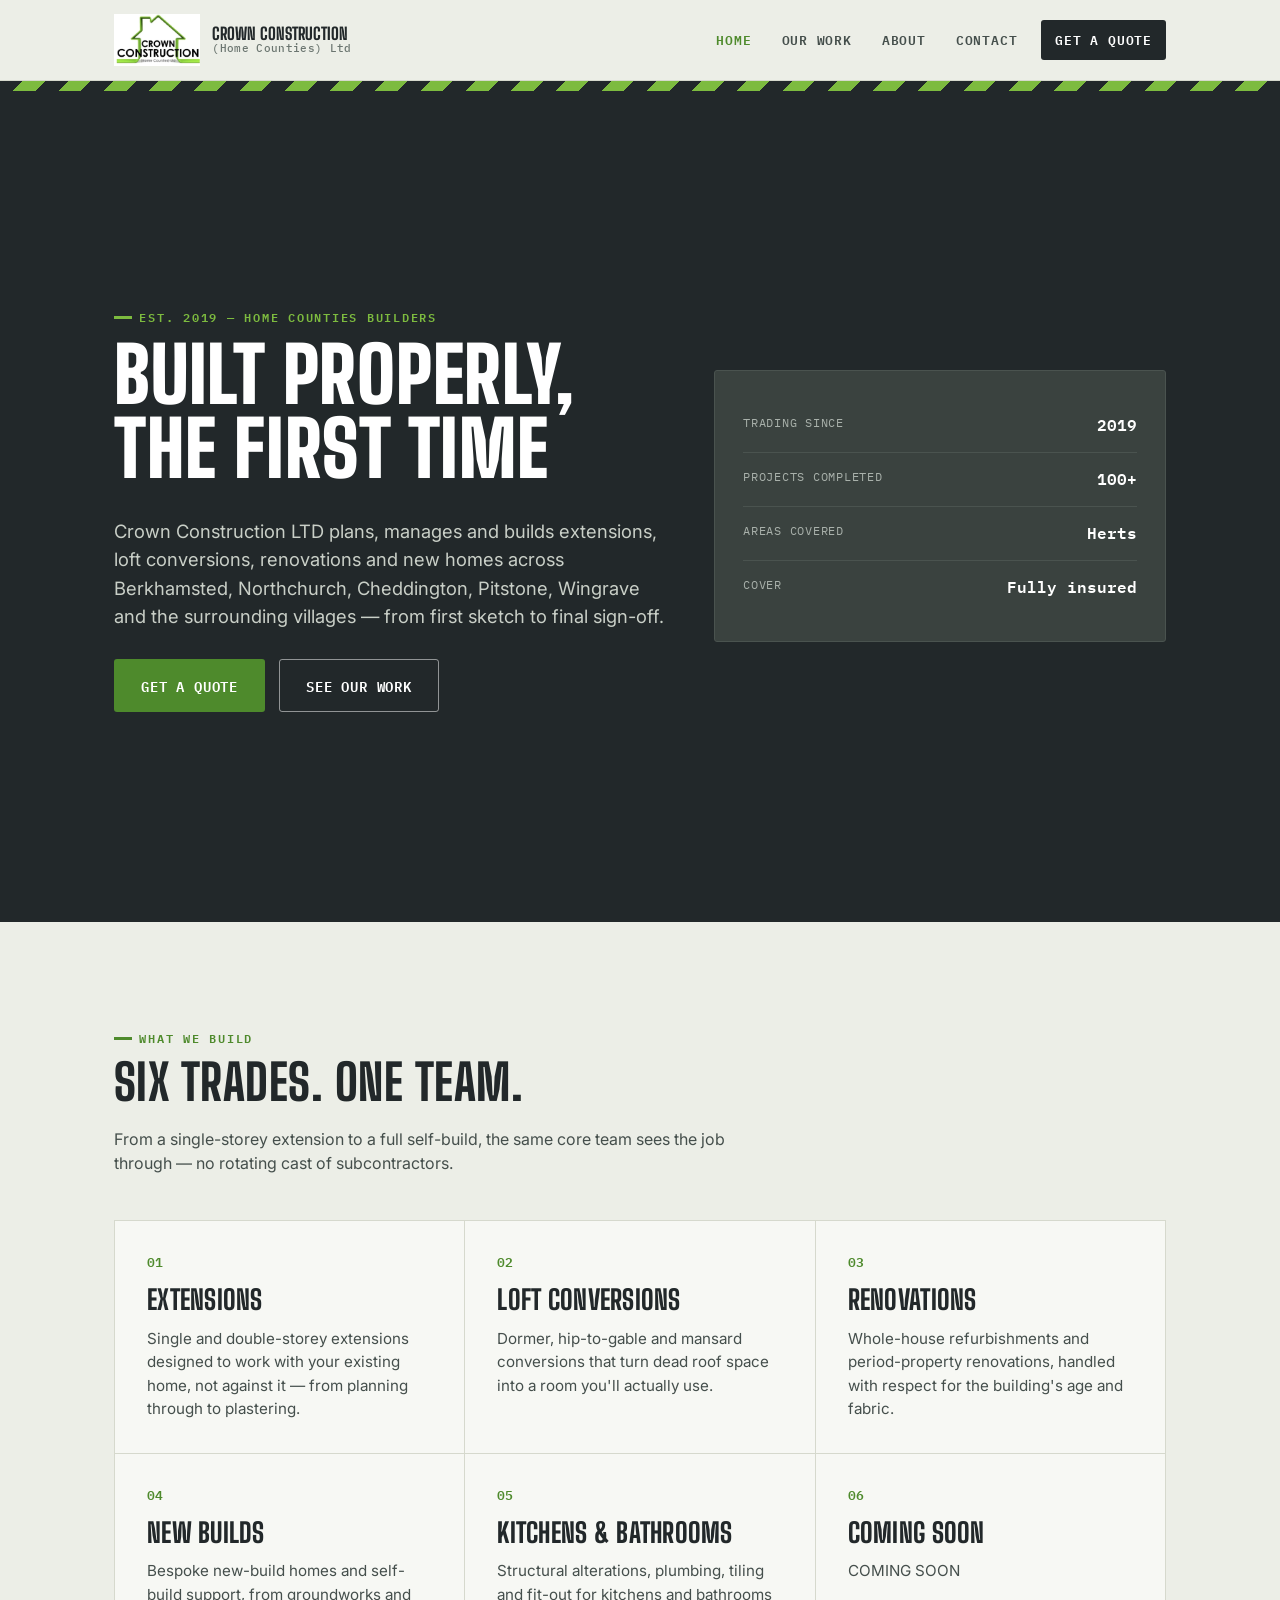
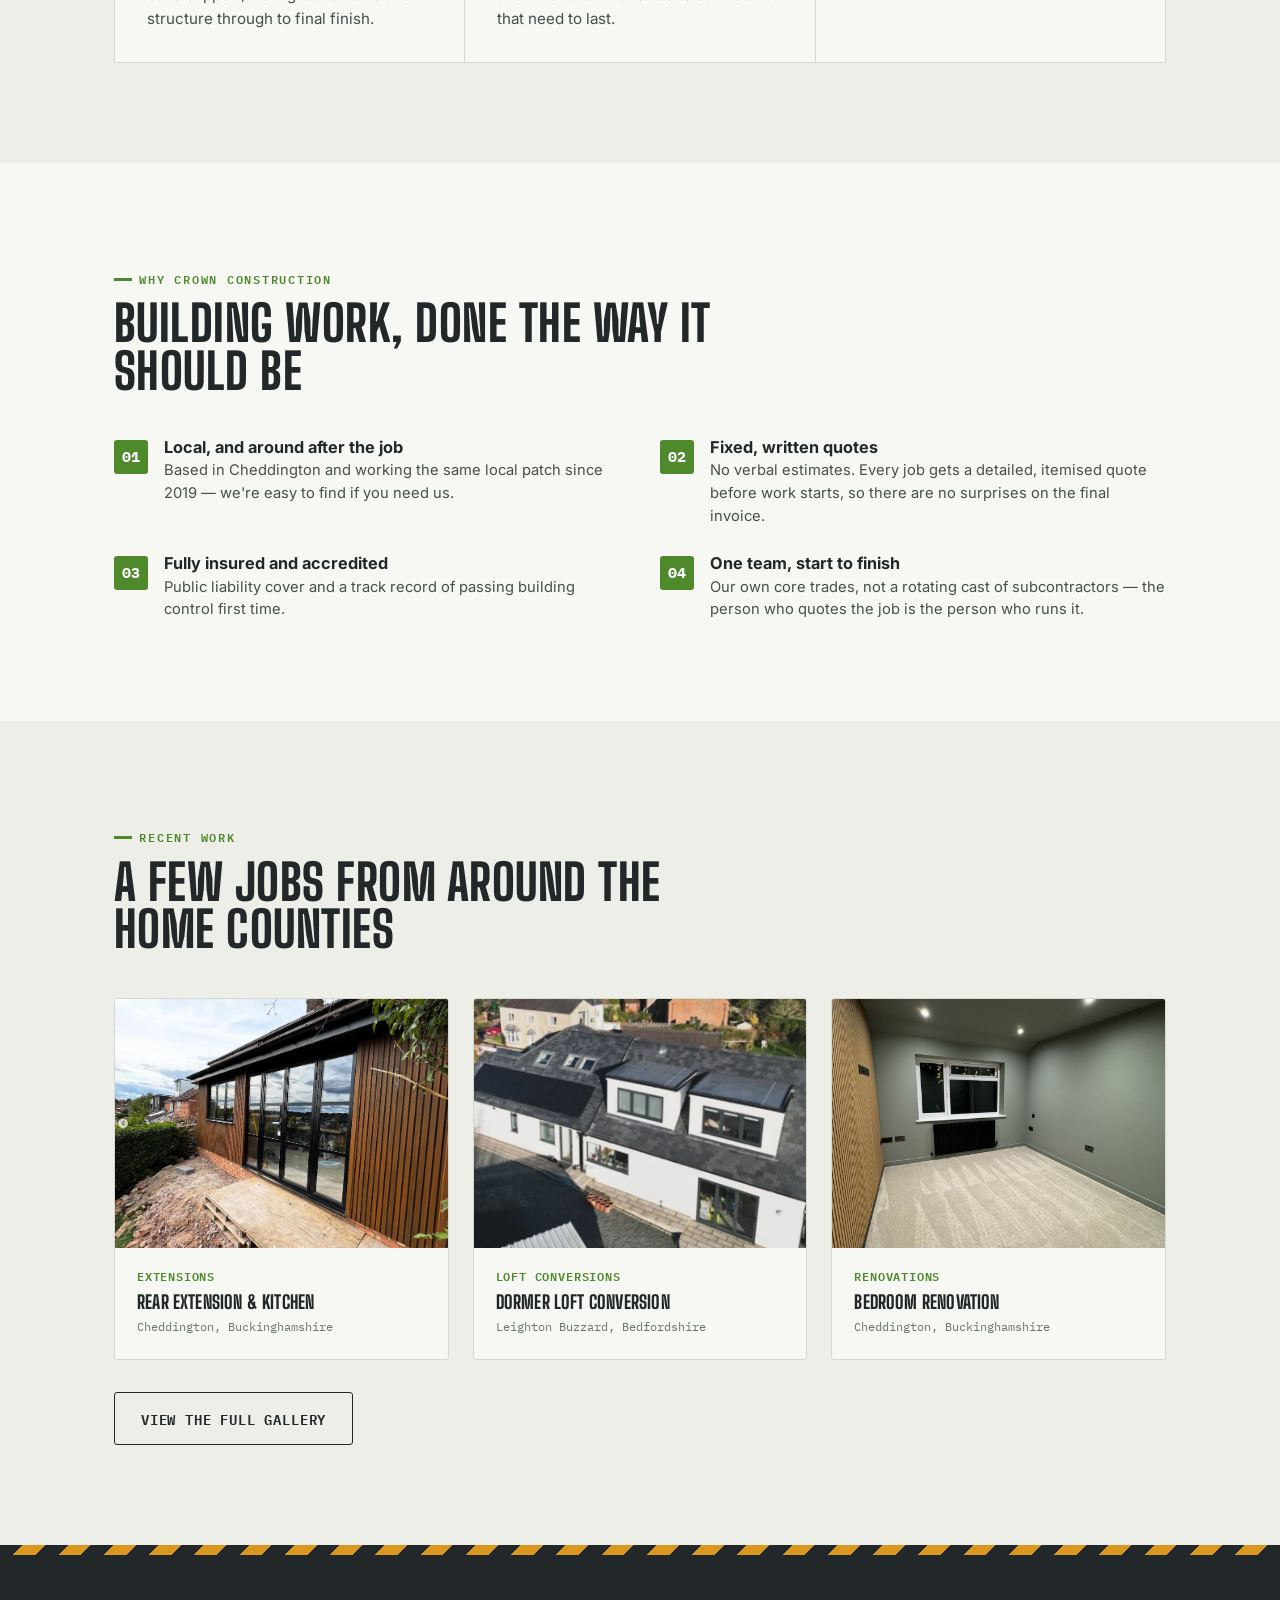
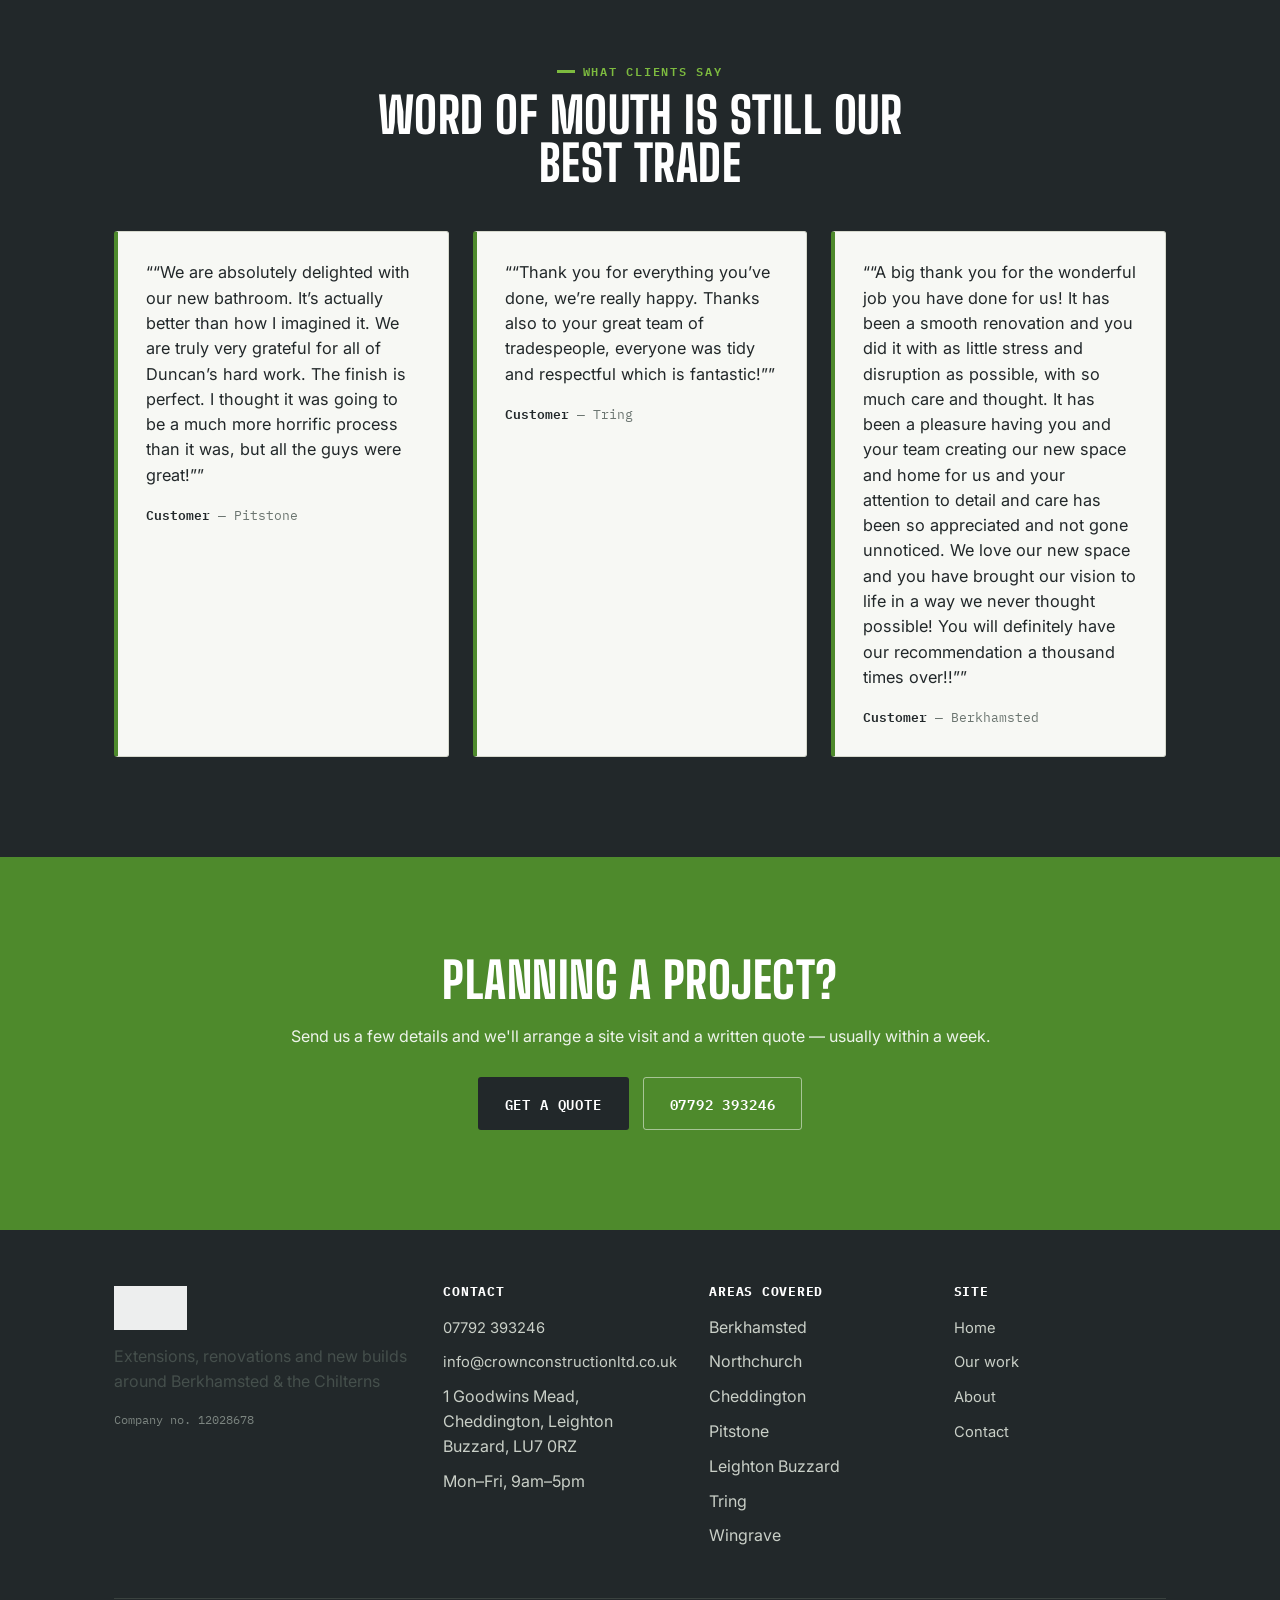
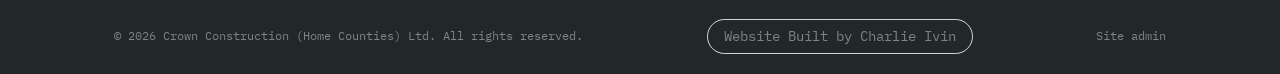
<file: index.html>
<!DOCTYPE html>
<html lang="en-GB">
<head>
<meta charset="UTF-8">
<meta name="viewport" content="width=device-width, initial-scale=1.0">
<title>Crown Construction (Home Counties) Ltd — Builders in Berkhamsted & the Chilterns</title>
<meta name="description" content="Crown Construction (Home Counties) Ltd — extensions, loft conversions, renovations and new builds around Berkhamsted and the Chilterns. Fixed written quotes, fully insured, trading since 2019.">
<link rel="icon" href="images/logo.png">
<link rel="stylesheet" href="css/style.css">
</head>
<body>

<header class="site-header">
  <div class="container">
    <a href="index.html" class="brand">
      <img src="images/logo.png" alt="Crown Construction (Home Counties) Ltd logo">
      <span class="brand-word">Crown Construction<span>(Home Counties) Ltd</span></span>
    </a>
    <button class="nav-toggle" aria-label="Toggle menu" aria-expanded="false"><span></span></button>
    <nav class="main-nav">
      <a href="index.html" data-page="index.html">Home</a>
      <a href="gallery.html" data-page="gallery.html">Our work</a>
      <a href="about.html" data-page="about.html">About</a>
      <a href="contact.html" data-page="contact.html">Contact</a>
      <a href="contact.html" class="cta">Get a quote</a>
    </nav>
  </div>
</header>

<div class="stripe-band"></div>

<section class="hero">
  <div class="container">
    <div>
      <p class="eyebrow" data-bind="hero.eyebrow">Est. 2019 — Home Counties builders</p>
      <h1 data-bind="hero.heading">Built properly, the first time</h1>
      <p class="lede" data-bind="hero.lede">Crown Construction plans, manages and builds extensions, loft conversions, renovations and new homes across Berkhamsted, Northchurch, Cheddington, Pitstone and the surrounding villages — from first sketch to final sign-off.</p>
      <div class="hero-actions">
        <a href="contact.html" class="btn btn-primary" data-bind="hero.ctaPrimary">Get a quote</a>
        <a href="gallery.html" class="btn btn-outline-light" data-bind="hero.ctaSecondary">See our work</a>
      </div>
    </div>
    <div class="hero-panel">
      <div class="stat-row"><span class="stat-label">Trading since</span><span class="stat-value">2019</span></div>
      <div class="stat-row"><span class="stat-label">Projects completed</span><span class="stat-value">100+</span></div>
      <div class="stat-row"><span class="stat-label">Areas covered</span><span class="stat-value">Herts</span></div>
      <div class="stat-row"><span class="stat-label">Cover</span><span class="stat-value">Fully insured</span></div>
    </div>
  </div>
</section>

<section id="services">
  <div class="container">
    <div class="section-head">
      <p class="eyebrow">What we build</p>
      <h2>Six trades. One team.</h2>
      <p>From a single-storey extension to a full self-build, the same core team sees the job through — no rotating cast of subcontractors.</p>
    </div>
    <div class="grid grid-3" id="services-grid"></div>
  </div>
</section>

<section class="bg-raised">
  <div class="container">
    <div class="section-head">
      <p class="eyebrow">Why Crown Construction</p>
      <h2>Building work, done the way it should be</h2>
    </div>
    <div class="reasons" id="reasons-list"></div>
  </div>
</section>

<section>
  <div class="container">
    <div class="section-head">
      <p class="eyebrow">Recent work</p>
      <h2>A few jobs from around the Home Counties</h2>
    </div>
    <div class="project-grid" id="home-projects"></div>
    <p style="margin-top:32px;"><a href="gallery.html" class="btn btn-outline">View the full gallery</a></p>
  </div>
</section>

<div class="stripe-band amber"></div>

<section class="bg-ink">
  <div class="container">
    <div class="section-head center">
      <p class="eyebrow">What clients say</p>
      <h2>Word of mouth is still our best trade</h2>
    </div>
    <div class="testi-grid" id="testimonials-list"></div>
  </div>
</section>

<section class="cta-band">
  <div class="container center">
    <h2>Planning a project?</h2>
    <p>Send us a few details and we'll arrange a site visit and a written quote — usually within a week.</p>
    <div class="hero-actions" style="justify-content:center;">
      <a href="contact.html" class="btn btn-dark">Get a quote</a>
      <a href="tel:" data-bind-tel="site.phoneHref" class="btn btn-outline-light" data-bind="site.phone">07792 393246</a>
    </div>
  </div>
</section>

<footer class="site-footer" id="site-footer"></footer>

<script src="js/main.js"></script>
<script src="js/footer.js"></script>
<script src="js/home.js"></script>
</body>
</html>
</file>
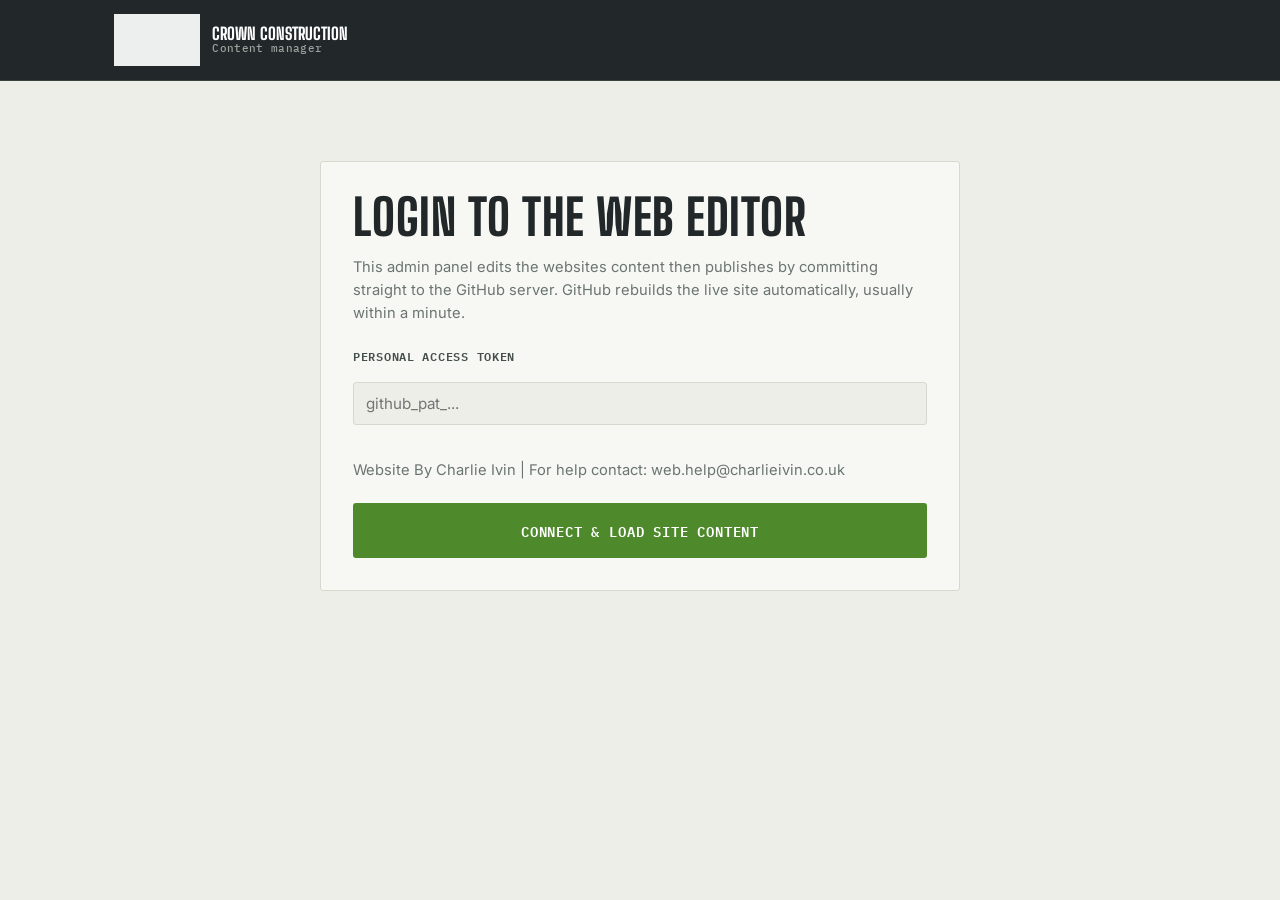
<file: admin/index.html>
<!DOCTYPE html>
<html lang="en-GB">
<head>
<meta charset="UTF-8">
<meta name="viewport" content="width=device-width, initial-scale=1.0">
<title>Site Admin — Crown Construction</title>
<meta name="robots" content="noindex, nofollow">
<link rel="icon" href="../images/logo.png">
<link rel="stylesheet" href="../css/style.css">
<link rel="stylesheet" href="admin.css">
</head>
<body class="admin-body">

<header class="admin-header">
  <div class="admin-header-inner">
    <a href="../index.html" class="brand">
      <img src="../images/logo.png" alt="Crown Construction logo">
      <span class="brand-word">Crown Construction<span>Content manager</span></span>
    </a>
    <div id="admin-header-actions"></div>
  </div>
</header>

<main id="admin-root" class="admin-main">
  <!-- Rendered by admin.js -->
</main>

<script src="admin.js"></script>
</body>
</html>
</file>
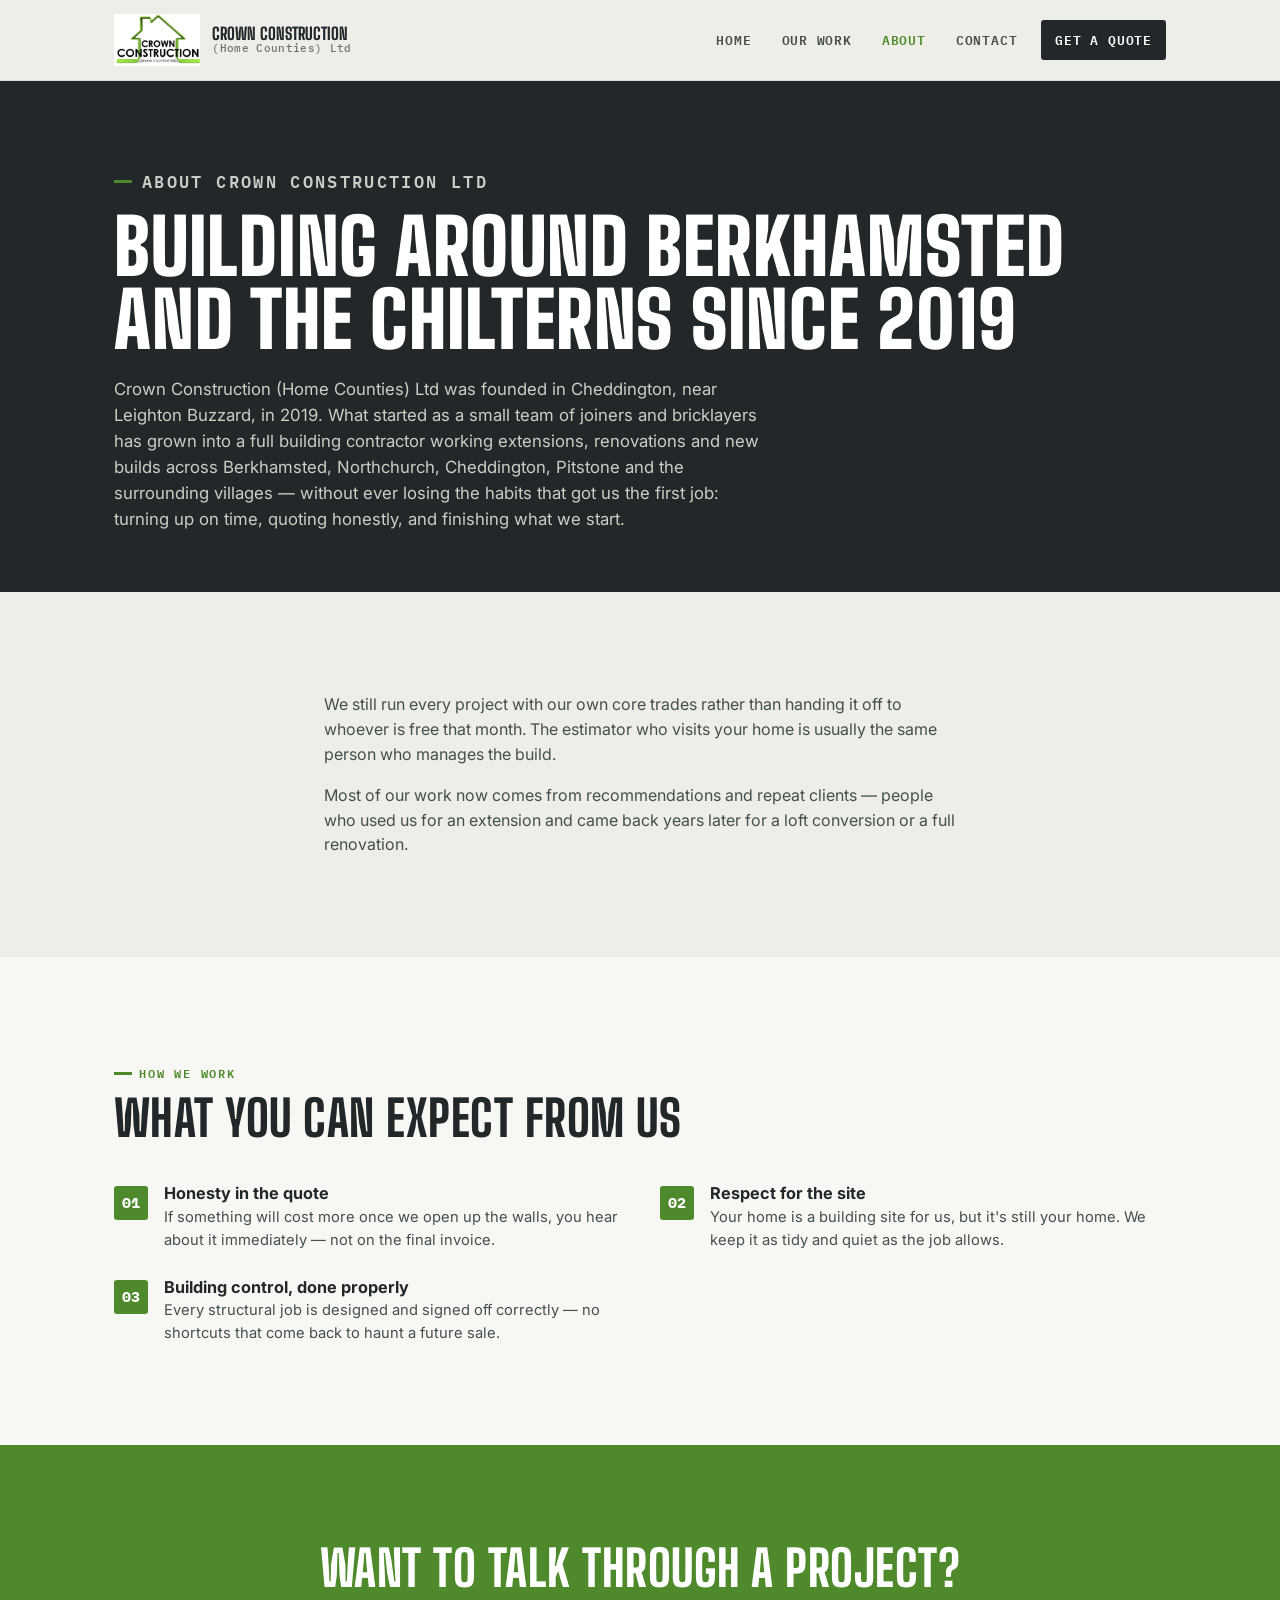
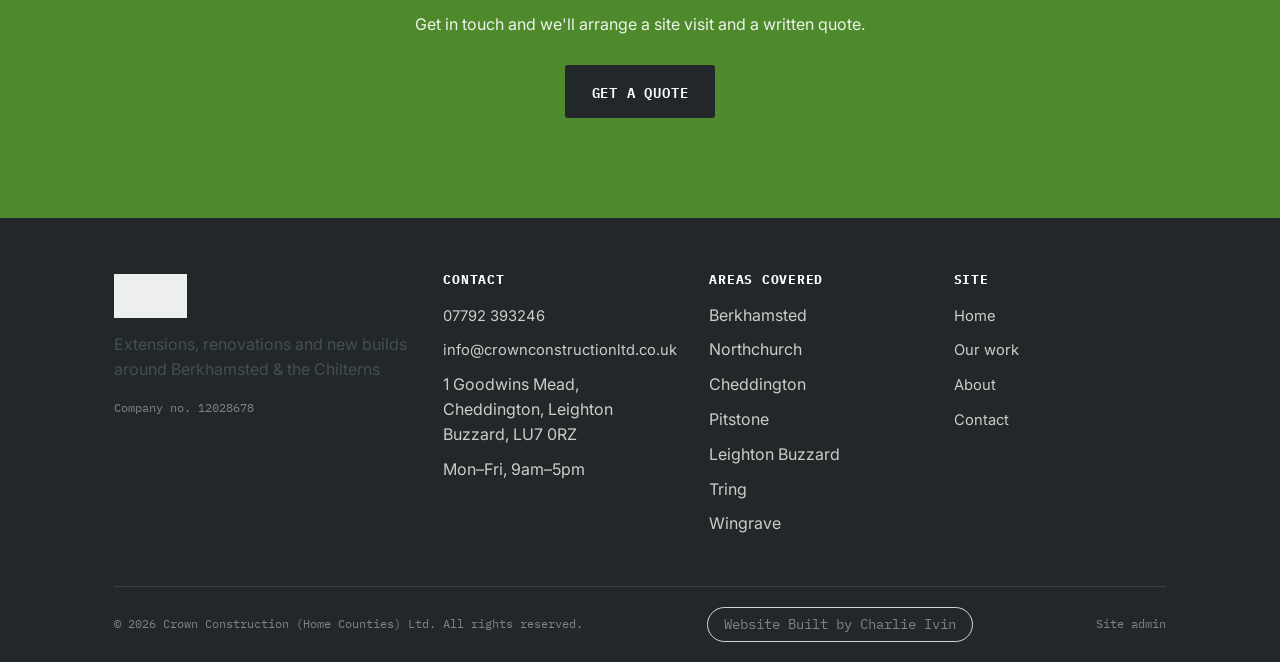
<file: about.html>
<!DOCTYPE html>
<html lang="en-GB">
<head>
<meta charset="UTF-8">
<meta name="viewport" content="width=device-width, initial-scale=1.0">
<title>About Us — Crown Construction (Home Counties) Ltd</title>
<meta name="description" content="Crown Construction (Home Counties) Ltd has been building extensions, renovations and new homes around Berkhamsted and the Chilterns since 2019.">
<link rel="icon" href="images/logo.png">
<link rel="stylesheet" href="css/style.css">
</head>
<body>

<header class="site-header">
  <div class="container">
    <a href="index.html" class="brand">
      <img src="images/logo.png" alt="Crown Construction (Home Counties) Ltd logo">
      <span class="brand-word">Crown Construction<span>(Home Counties) Ltd</span></span>
    </a>
    <button class="nav-toggle" aria-label="Toggle menu" aria-expanded="false"><span></span></button>
    <nav class="main-nav">
      <a href="index.html" data-page="index.html">Home</a>
      <a href="gallery.html" data-page="gallery.html">Our work</a>
      <a href="about.html" data-page="about.html">About</a>
      <a href="contact.html" data-page="contact.html">Contact</a>
      <a href="contact.html" class="cta">Get a quote</a>
    </nav>
  </div>
</header>

<div class="page-header">
  <div class="container">
    <p class="eyebrow" data-bind="about.eyebrow">About Crown Construction</p>
    <h1 data-bind="about.heading">Building around Berkhamsted and the Chilterns since 2019</h1>
    <p data-bind="about.intro">Crown Construction (Home Counties) Ltd was founded in Cheddington, near Leighton Buzzard, in 2019.</p>
  </div>
</div>

<section>
  <div class="container" style="max-width:760px;">
    <div id="about-story"></div>
  </div>
</section>

<section class="bg-raised">
  <div class="container">
    <div class="section-head">
      <p class="eyebrow">How we work</p>
      <h2>What you can expect from us</h2>
    </div>
    <div class="reasons" id="values-list"></div>
  </div>
</section>

<section class="cta-band">
  <div class="container center">
    <h2>Want to talk through a project?</h2>
    <p>Get in touch and we'll arrange a site visit and a written quote.</p>
    <div class="hero-actions" style="justify-content:center;">
      <a href="contact.html" class="btn btn-dark">Get a quote</a>
    </div>
  </div>
</section>

<footer class="site-footer" id="site-footer"></footer>

<script src="js/main.js"></script>
<script src="js/footer.js"></script>
<script>
document.addEventListener('crown:content-ready', function (e) {
  var about = e.detail.about || {};
  var story = document.getElementById('about-story');
  if (story && about.story) {
    story.innerHTML = about.story.map(function (p) { return '<p>' + p + '</p>'; }).join('');
  }
  var values = document.getElementById('values-list');
  if (values && about.values) {
    values.innerHTML = about.values.map(function (v, i) {
      return '<div class="reason"><div class="mark">' + String(i + 1).padStart(2, '0') + '</div><div><h4>' + v.title + '</h4><p>' + v.description + '</p></div></div>';
    }).join('');
  }
});
</script>
</body>
</html>
</file>
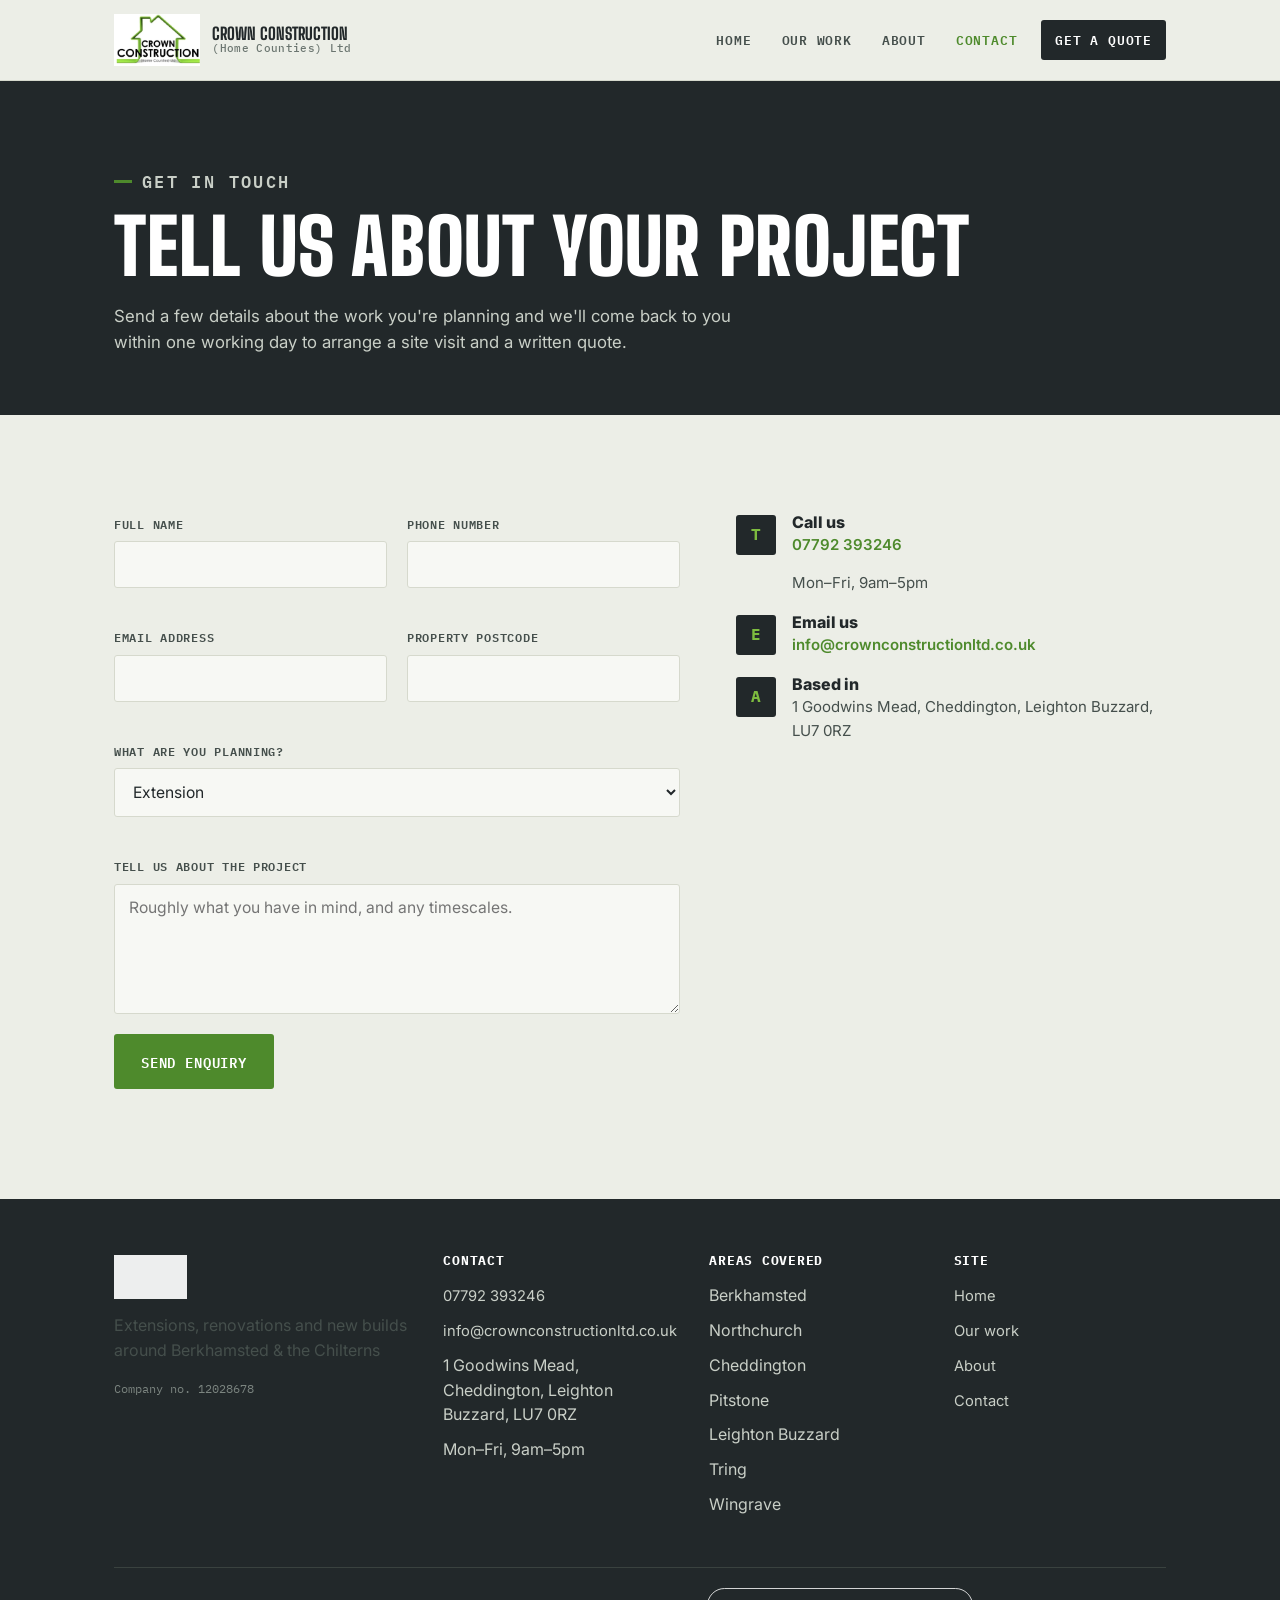
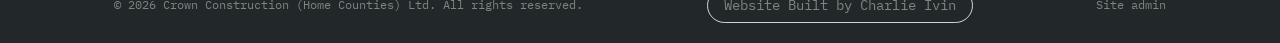
<file: contact.html>
<!DOCTYPE html>
<html lang="en-GB">
<head>
<meta charset="UTF-8">
<meta name="viewport" content="width=device-width, initial-scale=1.0">
<title>Contact — Crown Construction (Home Counties) Ltd</title>
<meta name="description" content="Get a written quote from Crown Construction. Call, email or send your project details and we'll arrange a site visit.">
<link rel="icon" href="images/logo.png">
<link rel="stylesheet" href="css/style.css">
</head>
<body>

<header class="site-header">
  <div class="container">
    <a href="index.html" class="brand">
      <img src="images/logo.png" alt="Crown Construction (Home Counties) Ltd logo">
      <span class="brand-word">Crown Construction<span>(Home Counties) Ltd</span></span>
    </a>
    <button class="nav-toggle" aria-label="Toggle menu" aria-expanded="false"><span></span></button>
    <nav class="main-nav">
      <a href="index.html" data-page="index.html">Home</a>
      <a href="gallery.html" data-page="gallery.html">Our work</a>
      <a href="about.html" data-page="about.html">About</a>
      <a href="contact.html" data-page="contact.html">Contact</a>
      <a href="contact.html" class="cta">Get a quote</a>
    </nav>
  </div>
</header>

<div class="page-header">
  <div class="container">
    <p class="eyebrow" data-bind="contact.eyebrow">Get in touch</p>
    <h1 data-bind="contact.heading">Tell us about your project</h1>
    <p data-bind="contact.lede">Send a few details about the work you're planning and we'll come back to you within one working day.</p>
  </div>
</div>

<section>
  <div class="container contact-layout">
    <div>
      <form id="contact-form">
        <div class="form-grid">
          <div class="field">
            <label for="name">Full name</label>
            <input type="text" id="name" name="name" required autocomplete="name">
          </div>
          <div class="field">
            <label for="phone">Phone number</label>
            <input type="tel" id="phone" name="phone" required autocomplete="tel">
          </div>
          <div class="field">
            <label for="email">Email address</label>
            <input type="email" id="email" name="email" required autocomplete="email">
          </div>
          <div class="field">
            <label for="postcode">Property postcode</label>
            <input type="text" id="postcode" name="postcode" autocomplete="postal-code">
          </div>
          <div class="field full">
            <label for="service">What are you planning?</label>
            <select id="service" name="service">
              <option>Extension</option>
              <option>Loft conversion</option>
              <option>Renovation</option>
              <option>New build</option>
              <option>Kitchen or bathroom</option>
              <option>Not sure yet</option>
            </select>
          </div>
          <div class="field full">
            <label for="message">Tell us about the project</label>
            <textarea id="message" name="message" required placeholder="Roughly what you have in mind, and any timescales."></textarea>
          </div>
        </div>
        <button type="submit" class="btn btn-primary" id="submit-btn">Send enquiry</button>
        <p class="form-note" id="form-status"></p>
      </form>
    </div>

    <div>
      <div class="contact-info">
        <div class="item">
          <div class="mark">T</div>
          <div>
            <h4>Call us</h4>
            <p><a href="tel:" data-bind-tel="site.phoneHref" data-bind="site.phone">07792 393246</a></p>
            <p data-bind="site.hours">Mon–Fri, 9am–5pm</p>
          </div>
        </div>
        <div class="item">
          <div class="mark">E</div>
          <div>
            <h4>Email us</h4>
            <p><a href="mailto:" data-bind-mailto="site.email" data-bind="site.email">info@crownconstructionltd.co.uk</a></p>
          </div>
        </div>
        <div class="item">
          <div class="mark">A</div>
          <div>
            <h4>Based in</h4>
            <p data-bind="site.address">1 Goodwins Mead, Cheddington, Leighton Buzzard, LU7 0RZ</p>
          </div>
        </div>
      </div>
    </div>
  </div>
</section>

<footer class="site-footer" id="site-footer"></footer>

<script src="js/main.js"></script>
<script src="js/footer.js"></script>
<script src="js/contact.js"></script>
</body>
</html>
</file>
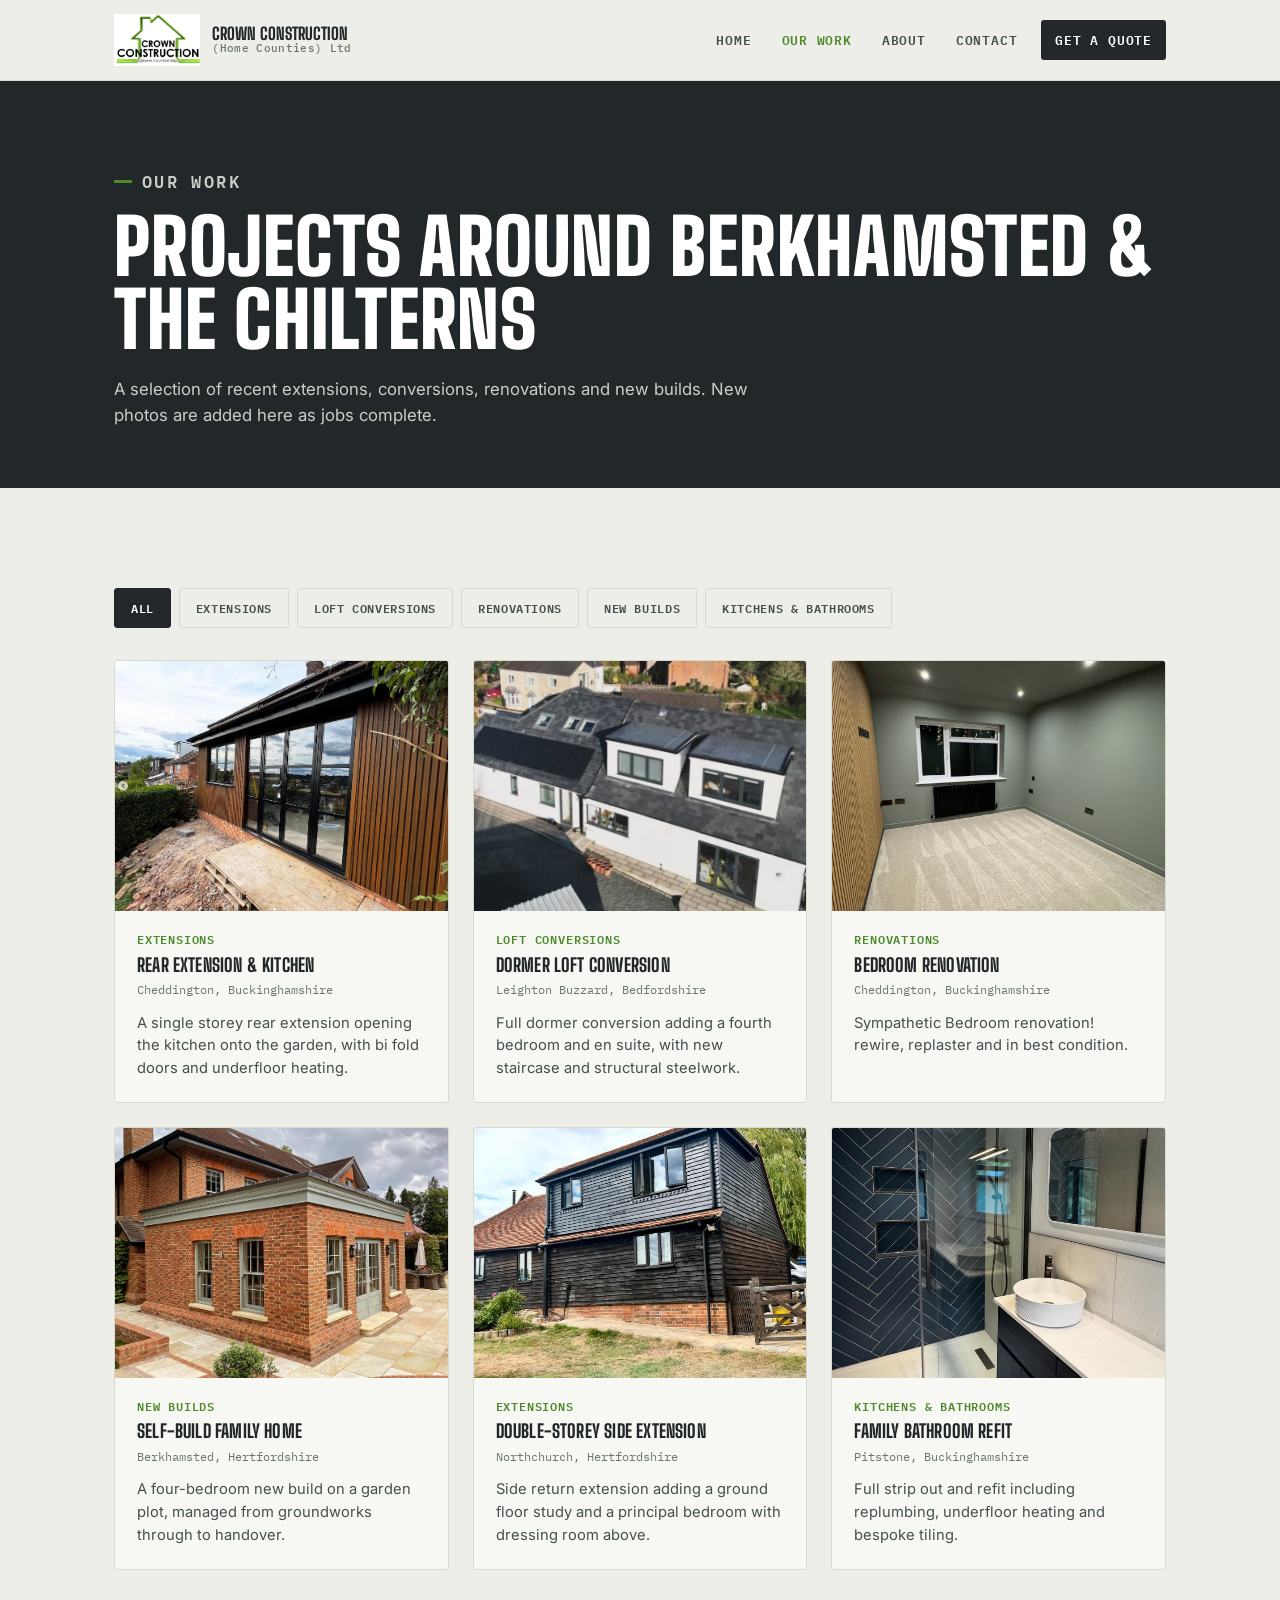
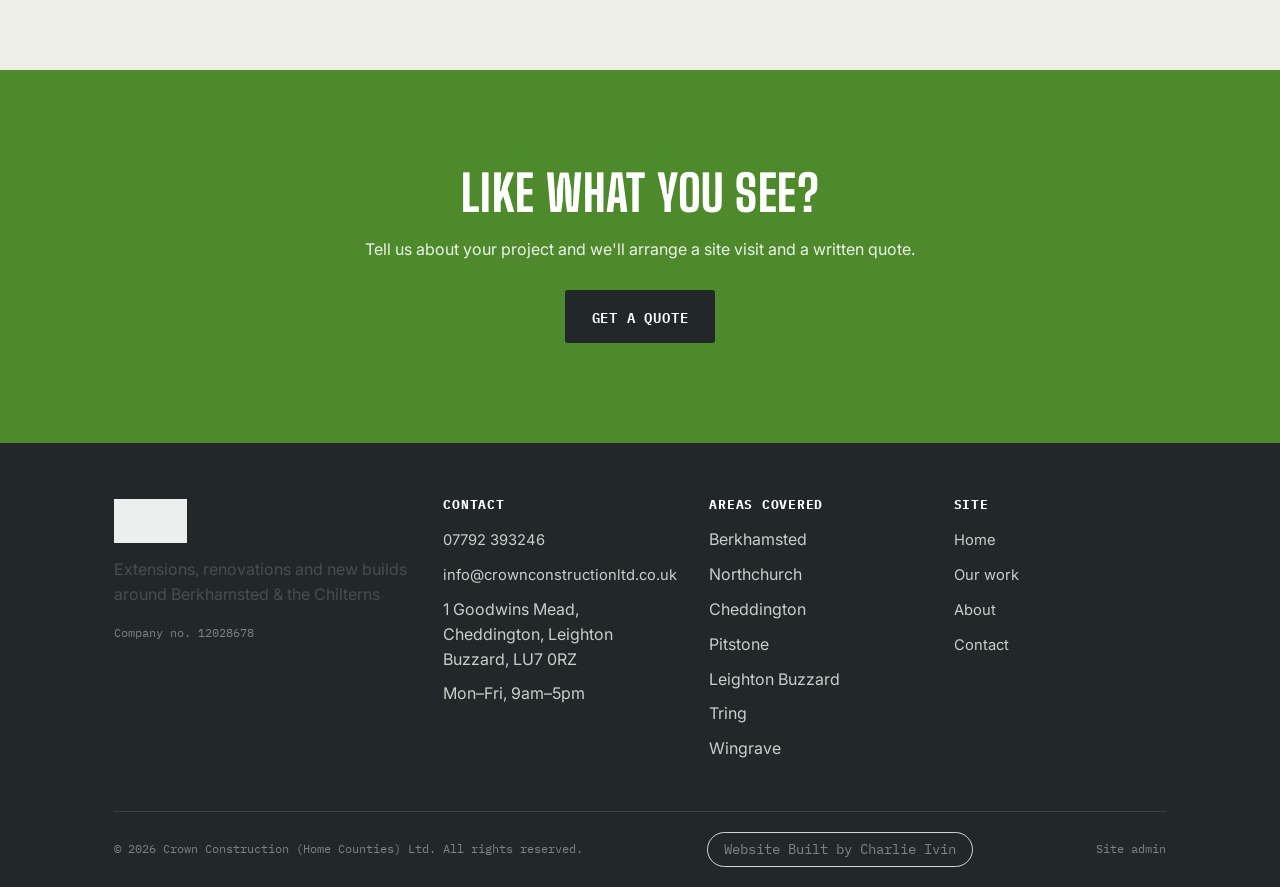
<file: gallery.html>
<!DOCTYPE html>
<html lang="en-GB">
<head>
<meta charset="UTF-8">
<meta name="viewport" content="width=device-width, initial-scale=1.0">
<title>Our Work — Crown Construction (Home Counties) Ltd</title>
<meta name="description" content="Recent extensions, loft conversions, renovations and new builds by Crown Construction around Berkhamsted and the Chilterns.">
<link rel="icon" href="images/logo.png">
<link rel="stylesheet" href="css/style.css">
</head>
<body>

<header class="site-header">
  <div class="container">
    <a href="index.html" class="brand">
      <img src="images/logo.png" alt="Crown Construction (Home Counties) Ltd logo">
      <span class="brand-word">Crown Construction<span>(Home Counties) Ltd</span></span>
    </a>
    <button class="nav-toggle" aria-label="Toggle menu" aria-expanded="false"><span></span></button>
    <nav class="main-nav">
      <a href="index.html" data-page="index.html">Home</a>
      <a href="gallery.html" data-page="gallery.html">Our work</a>
      <a href="about.html" data-page="about.html">About</a>
      <a href="contact.html" data-page="contact.html">Contact</a>
      <a href="contact.html" class="cta">Get a quote</a>
    </nav>
  </div>
</header>

<div class="page-header">
  <div class="container">
    <p class="eyebrow">Our work</p>
    <h1>Projects around Berkhamsted & the Chilterns</h1>
    <p>A selection of recent extensions, conversions, renovations and new builds. New photos are added here as jobs complete.</p>
  </div>
</div>

<section>
  <div class="container">
    <div class="filter-bar" id="filter-bar"></div>
    <div class="project-grid" id="gallery-grid"></div>
  </div>
</section>

<section class="cta-band">
  <div class="container center">
    <h2>Like what you see?</h2>
    <p>Tell us about your project and we'll arrange a site visit and a written quote.</p>
    <div class="hero-actions" style="justify-content:center;">
      <a href="contact.html" class="btn btn-dark">Get a quote</a>
    </div>
  </div>
</section>

<footer class="site-footer" id="site-footer"></footer>

<script src="js/main.js"></script>
<script src="js/footer.js"></script>
<script src="js/gallery.js"></script>
</body>
</html>
</file>
<file: css/style.css>
/* ==========================================================================
   Crown Construction (Home Counties) Ltd
   Design system — grounded in the trade: site hoarding boards, hazard tape,
   brick, chalk downs. Condensed signage type, a working colour set, spec-
   sheet mono for the small print.
   ========================================================================== */

@import url('https://fonts.googleapis.com/css2?family=Big+Shoulders+Display:wght@600;700;800;900&family=Inter:ital,wght@0,400;0,500;0,600;0,700;1,400&family=IBM+Plex+Mono:wght@500;600&display=swap');

:root {
  /* Colour */
  --ink: #22282A;          /* charcoal — primary text, dark panels */
  --ink-soft: #454F4C;     /* secondary text on light */
  --paper: #ECEEE7;        /* stone-grey ground, cool not cream */
  --paper-raised: #F7F8F4; /* card surface, lighter than ground */
  --crown-green: #4E8A2C;  /* deepened logo green — AA on white */
  --crown-green-bright: #7DBB3F; /* logo-true green — icons, small accents */
  --brick: #9A4229;        /* Kentish brick red — warm secondary accent */
  --steel: #6B7570;        /* muted caption / border grey */
  --amber: #D9971F;        /* hazard amber — sparing use in stripe motif */
  --line: #D6D9CD;         /* hairline borders on paper */
  --line-dark: #3A423F;    /* hairline borders on ink */

  /* Type */
  --font-display: 'Big Shoulders Display', 'Arial Narrow', sans-serif;
  --font-body: 'Inter', -apple-system, BlinkMacSystemFont, 'Segoe UI', sans-serif;
  --font-mono: 'IBM Plex Mono', 'Courier New', monospace;

  /* Layout */
  --maxw: 1180px;
  --gutter: clamp(20px, 5vw, 64px);
  --radius: 3px;
}

* { box-sizing: border-box; }
html { scroll-behavior: smooth; }

body {
  margin: 0;
  background: var(--paper);
  color: var(--ink);
  font-family: var(--font-body);
  font-size: 16px;
  line-height: 1.55;
  -webkit-font-smoothing: antialiased;
}

img { max-width: 100%; display: block; }
a { color: inherit; }

h1, h2, h3, h4 {
  font-family: var(--font-display);
  font-weight: 800;
  text-transform: uppercase;
  letter-spacing: 0.01em;
  line-height: 0.96;
  margin: 0 0 0.4em;
  color: var(--ink);
}

h1 { font-size: clamp(2.6rem, 6vw, 5rem); font-weight: 900; }
h2 { font-size: clamp(2rem, 4vw, 3.1rem); }
h3 { font-size: clamp(1.3rem, 2.2vw, 1.7rem); }

p { margin: 0 0 1em; color: var(--ink-soft); }
p:last-child { margin-bottom: 0; }

.eyebrow {
  font-family: var(--font-mono);
  font-size: 0.78rem;
  font-weight: 600;
  text-transform: uppercase;
  letter-spacing: 0.14em;
  color: var(--crown-green);
  display: inline-flex;
  align-items: center;
  gap: 0.6em;
  margin-bottom: 0.9em;
}
.eyebrow::before {
  content: '';
  width: 18px;
  height: 3px;
  background: var(--crown-green);
  display: inline-block;
}

.container {
  max-width: var(--maxw);
  margin: 0 auto;
  padding: 0 var(--gutter);
}

/* --------------------------- Hazard stripe motif ------------------------- */
/* The one signature device: site-tape diagonal stripe, used sparingly as a
   section border to mark a transition — literally the trade's own hazard
   tape, repurposed as a typographic rule. */
.stripe-band {
  height: 10px;
  background: repeating-linear-gradient(
    -45deg,
    var(--ink) 0px, var(--ink) 16px,
    var(--crown-green-bright) 16px, var(--crown-green-bright) 32px
  );
}
.stripe-band.amber {
  background: repeating-linear-gradient(
    -45deg,
    var(--ink) 0px, var(--ink) 16px,
    var(--amber) 16px, var(--amber) 32px
  );
}

/* --------------------------------- Header --------------------------------- */
.site-header {
  position: sticky;
  top: 0;
  z-index: 50;
  background: var(--paper);
  border-bottom: 1px solid var(--line);
}
.site-header .container {
  display: flex;
  align-items: center;
  justify-content: space-between;
  padding-top: 14px;
  padding-bottom: 14px;
  gap: 24px;
}
.brand {
  display: flex;
  align-items: center;
  gap: 12px;
  text-decoration: none;
}
.brand img { height: 52px; width: auto; }
.brand-word {
  font-family: var(--font-display);
  font-weight: 800;
  text-transform: uppercase;
  font-size: 1.05rem;
  line-height: 1.05;
  color: var(--ink);
}
.brand-word span {
  display: block;
  font-family: var(--font-mono);
  font-weight: 500;
  text-transform: none;
  font-size: 0.68rem;
  letter-spacing: 0.03em;
  color: var(--steel);
}

.main-nav { display: flex; align-items: center; gap: 2px; }
.main-nav a {
  font-family: var(--font-mono);
  font-size: 0.82rem;
  font-weight: 600;
  text-transform: uppercase;
  letter-spacing: 0.06em;
  text-decoration: none;
  color: var(--ink-soft);
  padding: 10px 14px;
  border-radius: var(--radius);
  transition: color 0.15s ease, background 0.15s ease;
}
.main-nav a:hover { color: var(--ink); background: var(--paper-raised); }
.main-nav a.active { color: var(--crown-green); }
.main-nav a.cta {
  background: var(--ink);
  color: #fff !important;
  margin-left: 8px;
}
.main-nav a.cta:hover { background: var(--crown-green); color: #fff; }

.nav-toggle {
  display: none;
  background: none;
  border: 1px solid var(--line);
  border-radius: var(--radius);
  width: 42px;
  height: 42px;
  align-items: center;
  justify-content: center;
  cursor: pointer;
}
.nav-toggle span, .nav-toggle::before, .nav-toggle::after {
  content: '';
  display: block;
  width: 20px;
  height: 2px;
  background: var(--ink);
  position: relative;
}
.nav-toggle { flex-direction: column; gap: 5px; }

@media (max-width: 860px) {
  .nav-toggle { display: flex; }
  .main-nav {
    position: absolute;
    top: 100%; left: 0; right: 0;
    background: var(--paper);
    border-bottom: 1px solid var(--line);
    flex-direction: column;
    align-items: stretch;
    padding: 8px var(--gutter) 18px;
    display: none;
  }
  .main-nav.open { display: flex; }
  .main-nav a { padding: 12px 6px; }
  .main-nav a.cta { margin-left: 0; text-align: center; margin-top: 8px; }
}

/* --------------------------------- Buttons -------------------------------- */
.btn {
  display: inline-flex;
  align-items: center;
  gap: 10px;
  font-family: var(--font-mono);
  font-weight: 600;
  font-size: 0.85rem;
  text-transform: uppercase;
  letter-spacing: 0.06em;
  text-decoration: none;
  padding: 15px 26px;
  border-radius: var(--radius);
  border: 1px solid transparent;
  cursor: pointer;
  transition: transform 0.12s ease, background 0.15s ease, color 0.15s ease, border-color 0.15s ease;
}
.btn:active { transform: translateY(1px); }
.btn-primary { background: var(--crown-green); color: #fff; }
.btn-primary:hover { background: var(--ink); }
.btn-dark { background: var(--ink); color: #fff; }
.btn-dark:hover { background: var(--crown-green); }
.btn-outline { background: transparent; border-color: var(--ink); color: var(--ink); }
.btn-outline:hover { background: var(--ink); color: #fff; }
.btn-outline-light { background: transparent; border-color: rgba(255,255,255,0.5); color: #fff; }
.btn-outline-light:hover { background: #fff; color: var(--ink); border-color: #fff; }

/* --------------------------------- Hero ----------------------------------- */
.hero {
  background: var(--ink);
  color: #fff;
  position: relative;
  overflow: hidden;
}
.hero .container {
  padding-top: clamp(56px, 9vw, 110px);
  padding-bottom: clamp(56px, 9vw, 110px);
  display: grid;
  grid-template-columns: 1.1fr 0.9fr;
  gap: 48px;
  align-items: center;
}
.hero h1 { color: #fff; }
.hero .eyebrow { color: var(--crown-green-bright); }
.hero .eyebrow::before { background: var(--crown-green-bright); }
.hero p.lede {
  color: #C9CFC7;
  font-size: 1.15rem;
  max-width: 46ch;
}
.hero-actions { display: flex; gap: 14px; margin-top: 28px; flex-wrap: wrap; }

.hero-panel {
  background: var(--line-dark);
  border: 1px solid #4A534F;
  border-radius: var(--radius);
  padding: 28px;
}
.hero-panel .stat-row {
  display: flex;
  justify-content: space-between;
  padding: 14px 0;
  border-bottom: 1px solid #4A534F;
  font-family: var(--font-mono);
}
.hero-panel .stat-row:last-child { border-bottom: none; }
.hero-panel .stat-label {
  color: #A9B1AB;
  font-size: 0.78rem;
  text-transform: uppercase;
  letter-spacing: 0.06em;
}
.hero-panel .stat-value {
  color: #fff;
  font-weight: 600;
}

@media (max-width: 860px) {
  .hero .container { grid-template-columns: 1fr; }
}

/* --------------------------------- Sections -------------------------------- */
section { padding: clamp(56px, 8vw, 100px) 0; }
.section-head {
  max-width: 62ch;
  margin-bottom: 44px;
}
.section-head.center { margin-left: auto; margin-right: auto; text-align: center; }

.bg-ink { background: var(--ink); color: #fff; }
.bg-ink h2, .bg-ink h3 { color: #fff; }
.bg-ink p { color: #C9CFC7; }
.bg-ink .eyebrow { color: var(--crown-green-bright); }
.bg-ink .eyebrow::before { background: var(--crown-green-bright); }
.bg-raised { background: var(--paper-raised); }

/* Services grid */
.grid {
  display: grid;
  gap: 1px;
  background: var(--line);
  border: 1px solid var(--line);
}
.grid-3 { grid-template-columns: repeat(3, 1fr); }
.grid-4 { grid-template-columns: repeat(4, 1fr); }
@media (max-width: 860px) { .grid-3, .grid-4 { grid-template-columns: repeat(2, 1fr); } }
@media (max-width: 560px) { .grid-3, .grid-4 { grid-template-columns: 1fr; } }

.card {
  background: var(--paper-raised);
  padding: 32px;
}
.card .num {
  font-family: var(--font-mono);
  color: var(--crown-green);
  font-size: 0.8rem;
  font-weight: 600;
  margin-bottom: 14px;
  display: block;
}
.card h3 { margin-bottom: 0.5em; }
.card p { font-size: 0.95rem; }

/* Why us list */
.reasons { display: grid; grid-template-columns: repeat(2, 1fr); gap: 28px 40px; }
@media (max-width: 700px) { .reasons { grid-template-columns: 1fr; } }
.reason { display: flex; gap: 16px; }
.reason .mark {
  flex: none;
  width: 34px; height: 34px;
  background: var(--crown-green);
  color: #fff;
  border-radius: var(--radius);
  display: flex; align-items: center; justify-content: center;
  font-family: var(--font-mono);
  font-weight: 700;
  font-size: 0.95rem;
}
.reason h4 { font-family: var(--font-body); text-transform: none; font-weight: 700; font-size: 1.02rem; margin-bottom: 0.25em; letter-spacing: 0; color: var(--ink); }
.reason p { font-size: 0.92rem; }

/* Gallery / projects */
.filter-bar {
  display: flex;
  flex-wrap: wrap;
  gap: 8px;
  margin-bottom: 32px;
}
.filter-btn {
  font-family: var(--font-mono);
  font-size: 0.78rem;
  font-weight: 600;
  text-transform: uppercase;
  letter-spacing: 0.05em;
  background: transparent;
  border: 1px solid var(--line);
  color: var(--ink-soft);
  padding: 9px 16px;
  border-radius: var(--radius);
  cursor: pointer;
}
.filter-btn:hover { border-color: var(--ink); color: var(--ink); }
.filter-btn.active { background: var(--ink); border-color: var(--ink); color: #fff; }

.project-grid {
  display: grid;
  grid-template-columns: repeat(3, 1fr);
  gap: 24px;
}
@media (max-width: 900px) { .project-grid { grid-template-columns: repeat(2, 1fr); } }
@media (max-width: 600px) { .project-grid { grid-template-columns: 1fr; } }

.project-card {
  background: var(--paper-raised);
  border: 1px solid var(--line);
  border-radius: var(--radius);
  overflow: hidden;
  text-decoration: none;
  color: inherit;
  display: block;
}
.project-card .thumb {
  aspect-ratio: 4/3;
  background: var(--line);
  display: flex;
  align-items: center;
  justify-content: center;
  overflow: hidden;
}
.project-card .thumb img { width: 100%; height: 100%; object-fit: cover; }
.project-card .body { padding: 20px 22px 22px; }
.project-card .tag {
  font-family: var(--font-mono);
  font-size: 0.72rem;
  font-weight: 600;
  text-transform: uppercase;
  letter-spacing: 0.07em;
  color: var(--crown-green);
  display: block;
  margin-bottom: 8px;
}
.project-card h3 { font-size: 1.15rem; margin-bottom: 0.3em; }
.project-card .loc {
  font-family: var(--font-mono);
  font-size: 0.78rem;
  color: var(--steel);
}

/* Testimonials */
.testi-grid {
  display: grid;
  grid-template-columns: repeat(3, 1fr);
  gap: 24px;
}
@media (max-width: 860px) { .testi-grid { grid-template-columns: 1fr; } }
.testi {
  background: var(--paper-raised);
  border: 1px solid var(--line);
  border-left: 4px solid var(--crown-green);
  border-radius: var(--radius);
  padding: 28px;
}
.testi p.quote {
  color: var(--ink);
  font-size: 1.02rem;
  margin-bottom: 18px;
}
.testi .who {
  font-family: var(--font-mono);
  font-size: 0.8rem;
  color: var(--steel);
}
.testi .who strong { color: var(--ink); font-weight: 600; }

/* CTA band */
.cta-band {
  background: var(--crown-green);
  color: #fff;
  text-align: center;
}
.cta-band h2 { color: #fff; }
.cta-band p { color: rgba(255,255,255,0.9); }
.cta-band .btn-dark:hover { background: var(--ink); }

/* Forms */
.form-grid { display: grid; grid-template-columns: 1fr 1fr; gap: 20px; }
@media (max-width: 640px) { .form-grid { grid-template-columns: 1fr; } }
.field { display: flex; flex-direction: column; gap: 8px; margin-bottom: 20px; }
.field.full { grid-column: 1 / -1; }
.field label {
  font-family: var(--font-mono);
  font-size: 0.75rem;
  font-weight: 600;
  text-transform: uppercase;
  letter-spacing: 0.06em;
  color: var(--ink-soft);
}
.field input, .field select, .field textarea {
  font-family: var(--font-body);
  font-size: 0.98rem;
  padding: 13px 14px;
  border: 1px solid var(--line);
  border-radius: var(--radius);
  background: var(--paper-raised);
  color: var(--ink);
}
.field input:focus, .field select:focus, .field textarea:focus,
button:focus-visible, a:focus-visible {
  outline: 3px solid var(--crown-green-bright);
  outline-offset: 2px;
}
.field textarea { resize: vertical; min-height: 130px; }
.form-note { font-size: 0.85rem; color: var(--steel); margin-top: 10px; }

.contact-layout {
  display: grid;
  grid-template-columns: 1.3fr 1fr;
  gap: 56px;
  align-items: start;
}
@media (max-width: 780px) {
  .contact-layout { grid-template-columns: 1fr; }
}

.contact-info {
  display: grid;
  gap: 20px;
}
.contact-info .item { display: flex; gap: 16px; }
.contact-info .item .mark {
  flex: none; width: 40px; height: 40px;
  background: var(--ink); color: var(--crown-green-bright);
  border-radius: var(--radius);
  display: flex; align-items: center; justify-content: center;
  font-family: var(--font-mono); font-weight: 700;
}
.contact-info .item h4 { font-family: var(--font-body); text-transform: none; letter-spacing: 0; font-size: 1rem; margin-bottom: 0.2em; }
.contact-info .item p { font-size: 0.94rem; }
.contact-info .item a { text-decoration: none; color: var(--crown-green); font-weight: 600; }

/* Footer */
.site-footer {
  background: var(--ink);
  color: #C9CFC7;
  padding-top: 56px;
}
.footer-grid {
  display: grid;
  grid-template-columns: 1.4fr 1fr 1fr 1fr;
  gap: 32px;
  padding-bottom: 40px;
  border-bottom: 1px solid #3A423F;
}
@media (max-width: 860px) { .footer-grid { grid-template-columns: 1fr 1fr; } }
@media (max-width: 500px) { .footer-grid { grid-template-columns: 1fr; } }
.footer-grid h4 {
  font-family: var(--font-mono);
  color: #fff;
  text-transform: uppercase;
  letter-spacing: 0.06em;
  font-size: 0.8rem;
  margin-bottom: 16px;
}
.footer-grid ul { list-style: none; margin: 0; padding: 0; }
.footer-grid li { margin-bottom: 10px; }
.footer-grid a { text-decoration: none; color: #C9CFC7; font-size: 0.92rem; }
.footer-grid a:hover { color: var(--crown-green-bright); }
.footer-brand { display: flex; align-items: center; gap: 12px; margin-bottom: 14px; }
.footer-brand img { height: 44px; filter: brightness(0) invert(1) opacity(0.92); }
.footer-bottom {
  display: flex;
  justify-content: space-between;
  align-items: center;
  padding: 20px 0;
  font-family: var(--font-mono);
  font-size: 0.75rem;
  color: #7C8580;
  flex-wrap: wrap;
  gap: 10px;
}
.footer-bottom a { color: #7C8580; text-decoration: none; }
.footer-bottom a:hover { color: #fff; }

/* Reg no / small print */
.regno { font-family: var(--font-mono); font-size: 0.78rem; color: #7C8580; }

/* Page header (non-home pages) */
.page-header {
  background: var(--ink);
  color: #fff;
  padding: clamp(48px, 7vw, 84px) 0 clamp(40px, 6vw, 60px);
}
.page-header h1 { color: #fff; margin-bottom: 0.25em; }
.page-header p { color: #C9CFC7; max-width: 60ch; font-size: 1.05rem; }

/* Utility */
.mt-0 { margin-top: 0; }
.center { text-align: center; }
.visually-hidden {
  position: absolute; width: 1px; height: 1px;
  overflow: hidden; clip: rect(0,0,0,0); white-space: nowrap;
}

@media (prefers-reduced-motion: reduce) {
  html { scroll-behavior: auto; }
  * { transition: none !important; animation: none !important; }
}

.footer-bottom {
  display: flex;
  justify-content: space-between;
  align-items: center;
}

.btn-charlie {
  display: inline-block;
  padding: 6px 16px;
  color: #ffffff;                      /* White text */
  background-color: transparent;       /* Transparent background */
  border: 1px solid rgba(255, 255, 255, 0.8); /* Subtle white border */
  border-radius: 20px;                 /* Rounded corners */
  text-decoration: none;
  font-size: 0.85rem;
  transition: all 0.3s ease-in-out;
}

.btn-charlie:hover {
  color: #ffffff;                      /* Keeps text white */
  border-color: #ffffff;               /* Brightens border */
  /* Creates a soft faint white glow around the box */
  box-shadow: 0 0 10px rgba(255, 255, 255, 0.4), 
              0 0 20px rgba(255, 255, 255, 0.2);
}
</file>
<file: admin/admin.css>
.admin-body { background: var(--paper); }

.admin-header {
  background: var(--ink);
  border-bottom: 1px solid var(--line-dark);
}
.admin-header-inner {
  max-width: 1180px;
  margin: 0 auto;
  padding: 14px var(--gutter);
  display: flex;
  align-items: center;
  justify-content: space-between;
  gap: 20px;
}
.admin-header .brand-word { color: #fff; }
.admin-header .brand-word span { color: #9AA39E; }
.admin-header img { filter: brightness(0) invert(1) opacity(0.92); }

.admin-main {
  max-width: 1180px;
  margin: 0 auto;
  padding: 40px var(--gutter) 100px;
}

.admin-card {
  background: var(--paper-raised);
  border: 1px solid var(--line);
  border-radius: var(--radius);
  padding: 32px;
  max-width: 640px;
  margin: 40px auto;
}
.admin-card h2 { margin-bottom: 0.3em; }
.admin-card p.help { color: var(--steel); font-size: 0.92rem; margin-bottom: 22px; }
.admin-card .field { margin-bottom: 18px; }
.admin-card code {
  background: var(--paper);
  border: 1px solid var(--line);
  padding: 2px 6px;
  border-radius: 2px;
  font-family: var(--font-mono);
  font-size: 0.85em;
}

.admin-layout {
  display: grid;
  grid-template-columns: 220px 1fr;
  gap: 32px;
  align-items: start;
}
@media (max-width: 800px) { .admin-layout { grid-template-columns: 1fr; } }

.admin-tabs {
  display: flex;
  flex-direction: column;
  gap: 2px;
  position: sticky;
  top: 20px;
}
.admin-tabs button {
  text-align: left;
  font-family: var(--font-mono);
  font-size: 0.82rem;
  font-weight: 600;
  text-transform: uppercase;
  letter-spacing: 0.05em;
  background: transparent;
  border: none;
  border-left: 3px solid transparent;
  padding: 12px 14px;
  color: var(--ink-soft);
  cursor: pointer;
  border-radius: 0 var(--radius) var(--radius) 0;
}
.admin-tabs button:hover { background: var(--paper-raised); color: var(--ink); }
.admin-tabs button.active { color: var(--crown-green); border-left-color: var(--crown-green); background: var(--paper-raised); }

.admin-panel {
  background: var(--paper-raised);
  border: 1px solid var(--line);
  border-radius: var(--radius);
  padding: 32px;
}
.admin-panel h2 { margin-bottom: 6px; }
.admin-panel > p.help { color: var(--steel); font-size: 0.9rem; margin-bottom: 28px; }

.repeat-item {
  border: 1px solid var(--line);
  border-radius: var(--radius);
  padding: 20px;
  margin-bottom: 16px;
  background: var(--paper);
  position: relative;
}
.repeat-item .repeat-head {
  display: flex;
  justify-content: space-between;
  align-items: center;
  margin-bottom: 14px;
}
.repeat-item .repeat-head span {
  font-family: var(--font-mono);
  font-size: 0.75rem;
  color: var(--steel);
  text-transform: uppercase;
  letter-spacing: 0.06em;
}
.btn-remove {
  font-family: var(--font-mono);
  font-size: 0.72rem;
  font-weight: 600;
  text-transform: uppercase;
  background: transparent;
  border: 1px solid var(--brick);
  color: var(--brick);
  padding: 6px 10px;
  border-radius: var(--radius);
  cursor: pointer;
}
.btn-remove:hover { background: var(--brick); color: #fff; }

.btn-add {
  font-family: var(--font-mono);
  font-size: 0.8rem;
  font-weight: 600;
  text-transform: uppercase;
  background: transparent;
  border: 1px dashed var(--crown-green);
  color: var(--crown-green);
  padding: 12px 18px;
  border-radius: var(--radius);
  cursor: pointer;
  width: 100%;
}
.btn-add:hover { background: var(--paper); }

.admin-thumb {
  width: 100%;
  aspect-ratio: 4/3;
  object-fit: cover;
  border-radius: var(--radius);
  border: 1px solid var(--line);
  margin-bottom: 12px;
  background: var(--line);
}

.publish-bar {
  position: sticky;
  bottom: 0;
  background: var(--ink);
  border-top: 1px solid var(--line-dark);
  padding: 16px var(--gutter);
  display: flex;
  align-items: center;
  justify-content: space-between;
  gap: 16px;
  margin: 40px calc(var(--gutter) * -1) -100px;
  border-radius: 0;
}
.publish-bar .status { font-family: var(--font-mono); font-size: 0.82rem; color: #C9CFC7; }
.publish-bar .status.ok { color: var(--crown-green-bright); }
.publish-bar .status.err { color: #E08A6B; }

.two-col { display: grid; grid-template-columns: 1fr 1fr; gap: 20px; }
@media (max-width: 640px) { .two-col { grid-template-columns: 1fr; } }

.admin-field label {
  font-family: var(--font-mono);
  font-size: 0.75rem;
  font-weight: 600;
  text-transform: uppercase;
  letter-spacing: 0.06em;
  color: var(--ink-soft);
  display: block;
  margin-bottom: 8px;
}
.admin-field input, .admin-field textarea, .admin-field select {
  width: 100%;
  font-family: var(--font-body);
  font-size: 0.95rem;
  padding: 11px 12px;
  border: 1px solid var(--line);
  border-radius: var(--radius);
  background: var(--paper);
  color: var(--ink);
  margin-bottom: 16px;
}
.admin-field textarea { min-height: 90px; resize: vertical; }
.admin-field.inline { display: flex; align-items: center; gap: 10px; }

.tag-editor { display: flex; flex-wrap: wrap; gap: 8px; margin-bottom: 16px; }
.tag-pill {
  display: inline-flex; align-items: center; gap: 8px;
  background: var(--paper); border: 1px solid var(--line);
  border-radius: 20px; padding: 6px 8px 6px 14px;
  font-family: var(--font-mono); font-size: 0.8rem;
}
.tag-pill button {
  background: none; border: none; color: var(--brick); cursor: pointer;
  font-weight: 700; font-size: 0.9rem; line-height: 1; padding: 2px 6px;
}

.log-box {
  font-family: var(--font-mono);
  font-size: 0.78rem;
  background: var(--ink);
  color: #C9CFC7;
  border-radius: var(--radius);
  padding: 14px 16px;
  max-height: 160px;
  overflow-y: auto;
  margin-top: 20px;
}
.log-box .line { margin-bottom: 4px; }
.log-box .line.err { color: #E08A6B; }
.log-box .line.ok { color: var(--crown-green-bright); }
</file>
